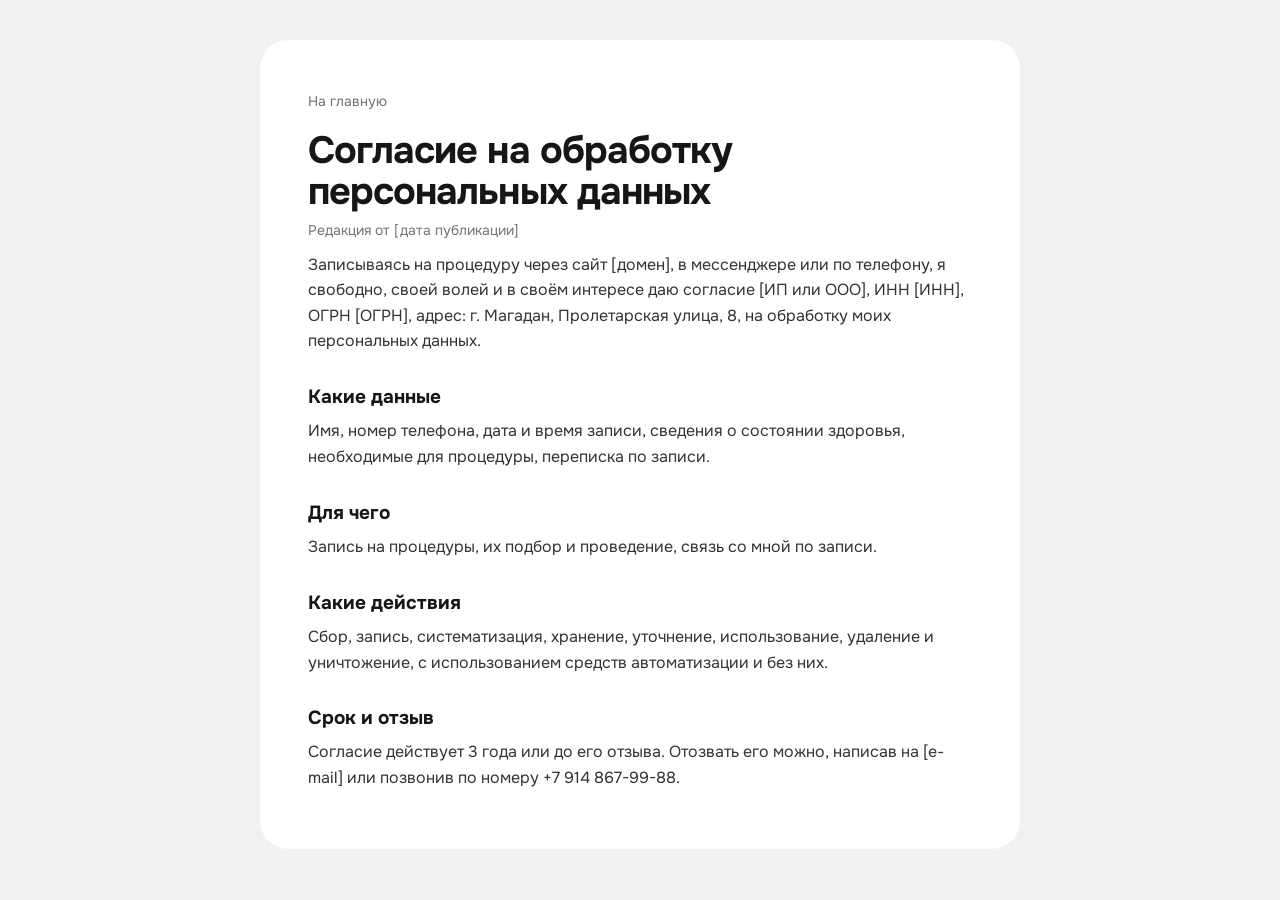
<file: consent.html>
<!doctype html>
<html lang="ru">
<head>
<meta charset="utf-8">
<meta name="viewport" content="width=device-width, initial-scale=1">
<meta name="robots" content="noindex, nofollow">
<title>Согласие на обработку персональных данных | Гостиница Магадан</title>
<link rel="icon" href="data:image/svg+xml,%3Csvg xmlns='http://www.w3.org/2000/svg' viewBox='0 0 32 32'%3E%3Crect width='32' height='32' rx='16' fill='%231d3a4f'/%3E%3Ctext x='16' y='22' text-anchor='middle' font-family='Georgia' font-size='17' fill='%23ffffff'%3E%D0%9C%3C/text%3E%3C/svg%3E">
<link rel="stylesheet" href="https://fonts.googleapis.com/css2?family=Onest:wght@400;600;700&display=swap">
<link rel="stylesheet" href="doc.css">
</head>
<body>
<main class="doc">
  <a class="back" href="index.html">На главную</a>
  <h1>Согласие на обработку персональных данных</h1>
  <p class="upd">Редакция от [дата публикации]</p>

  <p>Записываясь на процедуру через сайт [домен], в мессенджере или по телефону, я свободно, своей волей и в своём
  интересе даю согласие [ИП или ООО], ИНН [ИНН], ОГРН [ОГРН], адрес:
  г. Магадан, Пролетарская улица, 8, на обработку моих персональных данных.</p>

  <h2>Какие данные</h2>
  <p>Имя, номер телефона, дата и время записи, сведения о состоянии здоровья, необходимые для процедуры, переписка по записи.</p>

  <h2>Для чего</h2>
  <p>Запись на процедуры, их подбор и проведение, связь со мной по записи.</p>

  <h2>Какие действия</h2>
  <p>Сбор, запись, систематизация, хранение, уточнение, использование, 
  удаление и уничтожение, с использованием средств автоматизации и без них.</p>

  <h2>Срок и отзыв</h2>
  <p>Согласие действует 3 года или до его отзыва. Отозвать его можно, написав на [e-mail] или позвонив
  по номеру +7 914 867-99-88.</p>
</main>
</body>
</html>
</file>
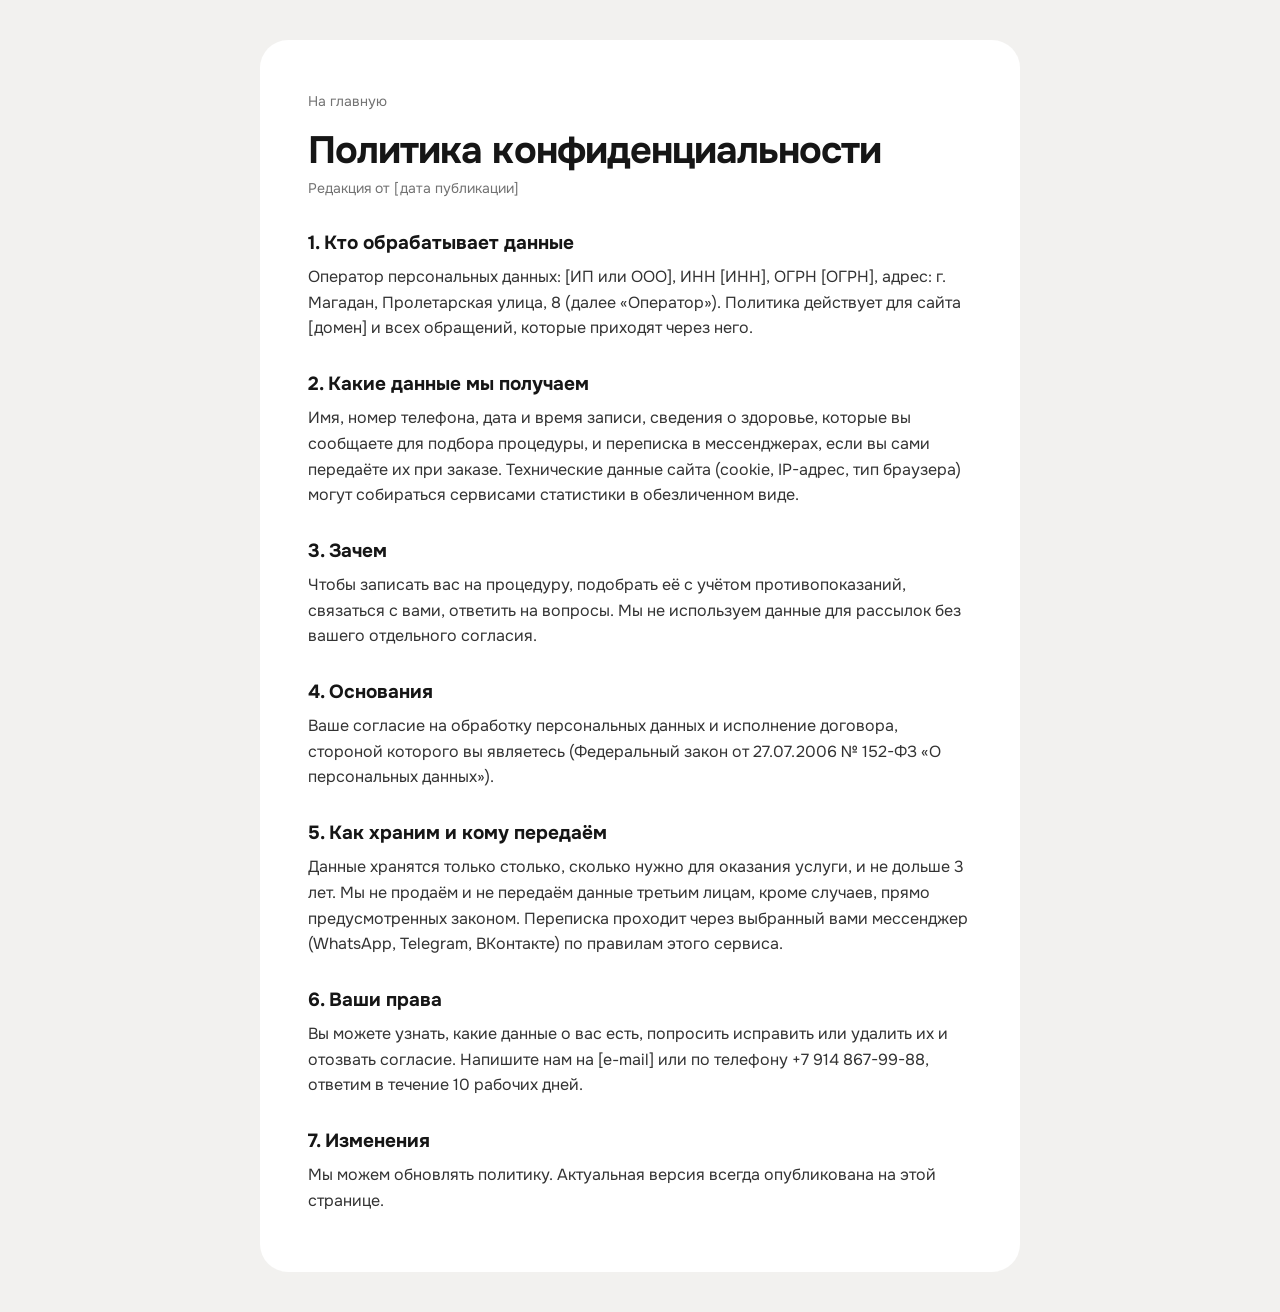
<file: privacy.html>
<!doctype html>
<html lang="ru">
<head>
<meta charset="utf-8">
<meta name="viewport" content="width=device-width, initial-scale=1">
<meta name="robots" content="noindex, nofollow">
<title>Политика конфиденциальности | Гостиница Магадан</title>
<link rel="icon" href="data:image/svg+xml,%3Csvg xmlns='http://www.w3.org/2000/svg' viewBox='0 0 32 32'%3E%3Crect width='32' height='32' rx='16' fill='%231d3a4f'/%3E%3Ctext x='16' y='22' text-anchor='middle' font-family='Georgia' font-size='17' fill='%23ffffff'%3E%D0%9C%3C/text%3E%3C/svg%3E">
<link rel="stylesheet" href="https://fonts.googleapis.com/css2?family=Onest:wght@400;600;700&display=swap">
<link rel="stylesheet" href="doc.css">
</head>
<body>
<main class="doc">
  <a class="back" href="index.html">На главную</a>
  <h1>Политика конфиденциальности</h1>
  <p class="upd">Редакция от [дата публикации]</p>

  <h2>1. Кто обрабатывает данные</h2>
  <p>Оператор персональных данных: [ИП или ООО], ИНН [ИНН], ОГРН [ОГРН],
  адрес: г. Магадан, Пролетарская улица, 8 (далее «Оператор»). Политика действует для сайта [домен] и всех
  обращений, которые приходят через него.</p>

  <h2>2. Какие данные мы получаем</h2>
  <p>Имя, номер телефона, дата и время записи, сведения о здоровье, которые вы сообщаете для подбора процедуры, и переписка в
  мессенджерах, если вы сами передаёте их при заказе. Технические данные сайта (cookie, IP-адрес, тип
  браузера) могут собираться сервисами статистики в обезличенном виде.</p>

  <h2>3. Зачем</h2>
  <p>Чтобы записать вас на процедуру, подобрать её с учётом противопоказаний, связаться с вами,
  ответить на вопросы. Мы не используем данные для рассылок без вашего отдельного согласия.</p>

  <h2>4. Основания</h2>
  <p>Ваше согласие на обработку персональных данных и исполнение договора, стороной которого вы являетесь
  (Федеральный закон от 27.07.2006 № 152-ФЗ «О персональных данных»).</p>

  <h2>5. Как храним и кому передаём</h2>
  <p>Данные хранятся только столько, сколько нужно для оказания услуги, и не дольше 3 лет. Мы не продаём
  и не передаём данные третьим лицам, кроме случаев, прямо
  предусмотренных законом. Переписка проходит через выбранный вами мессенджер (WhatsApp, Telegram,
  ВКонтакте) по правилам этого сервиса.</p>

  <h2>6. Ваши права</h2>
  <p>Вы можете узнать, какие данные о вас есть, попросить исправить или удалить их и отозвать согласие.
  Напишите нам на [e-mail] или по телефону +7 914 867-99-88, ответим в течение 10 рабочих дней.</p>

  <h2>7. Изменения</h2>
  <p>Мы можем обновлять политику. Актуальная версия всегда опубликована на этой странице.</p>
</main>
</body>
</html>
</file>
<file: doc.css>
:root { --page: #f2f1ef; --card: #fff; --ink: #161616; --muted: #727272; --accent: #1d3a4f }
* { box-sizing: border-box }
body { margin: 0; background: var(--page); color: var(--ink); font: 400 16px/1.6 "Onest", system-ui, sans-serif; padding: 16px }
.doc { max-width: 760px; margin: 24px auto; background: var(--card); border-radius: 28px; padding: clamp(24px, 5vw, 48px) }
.back { color: var(--muted); text-decoration: none; font-size: 14px }
.back:hover { color: var(--ink) }
h1 { font-size: clamp(28px, 4vw, 38px); letter-spacing: -0.025em; line-height: 1.1; margin: 16px 0 6px }
h2 { font-size: 19px; margin: 28px 0 6px }
p { margin: 0 0 10px; color: #333 }
.upd { color: var(--muted); font-size: 14px }
</file>
